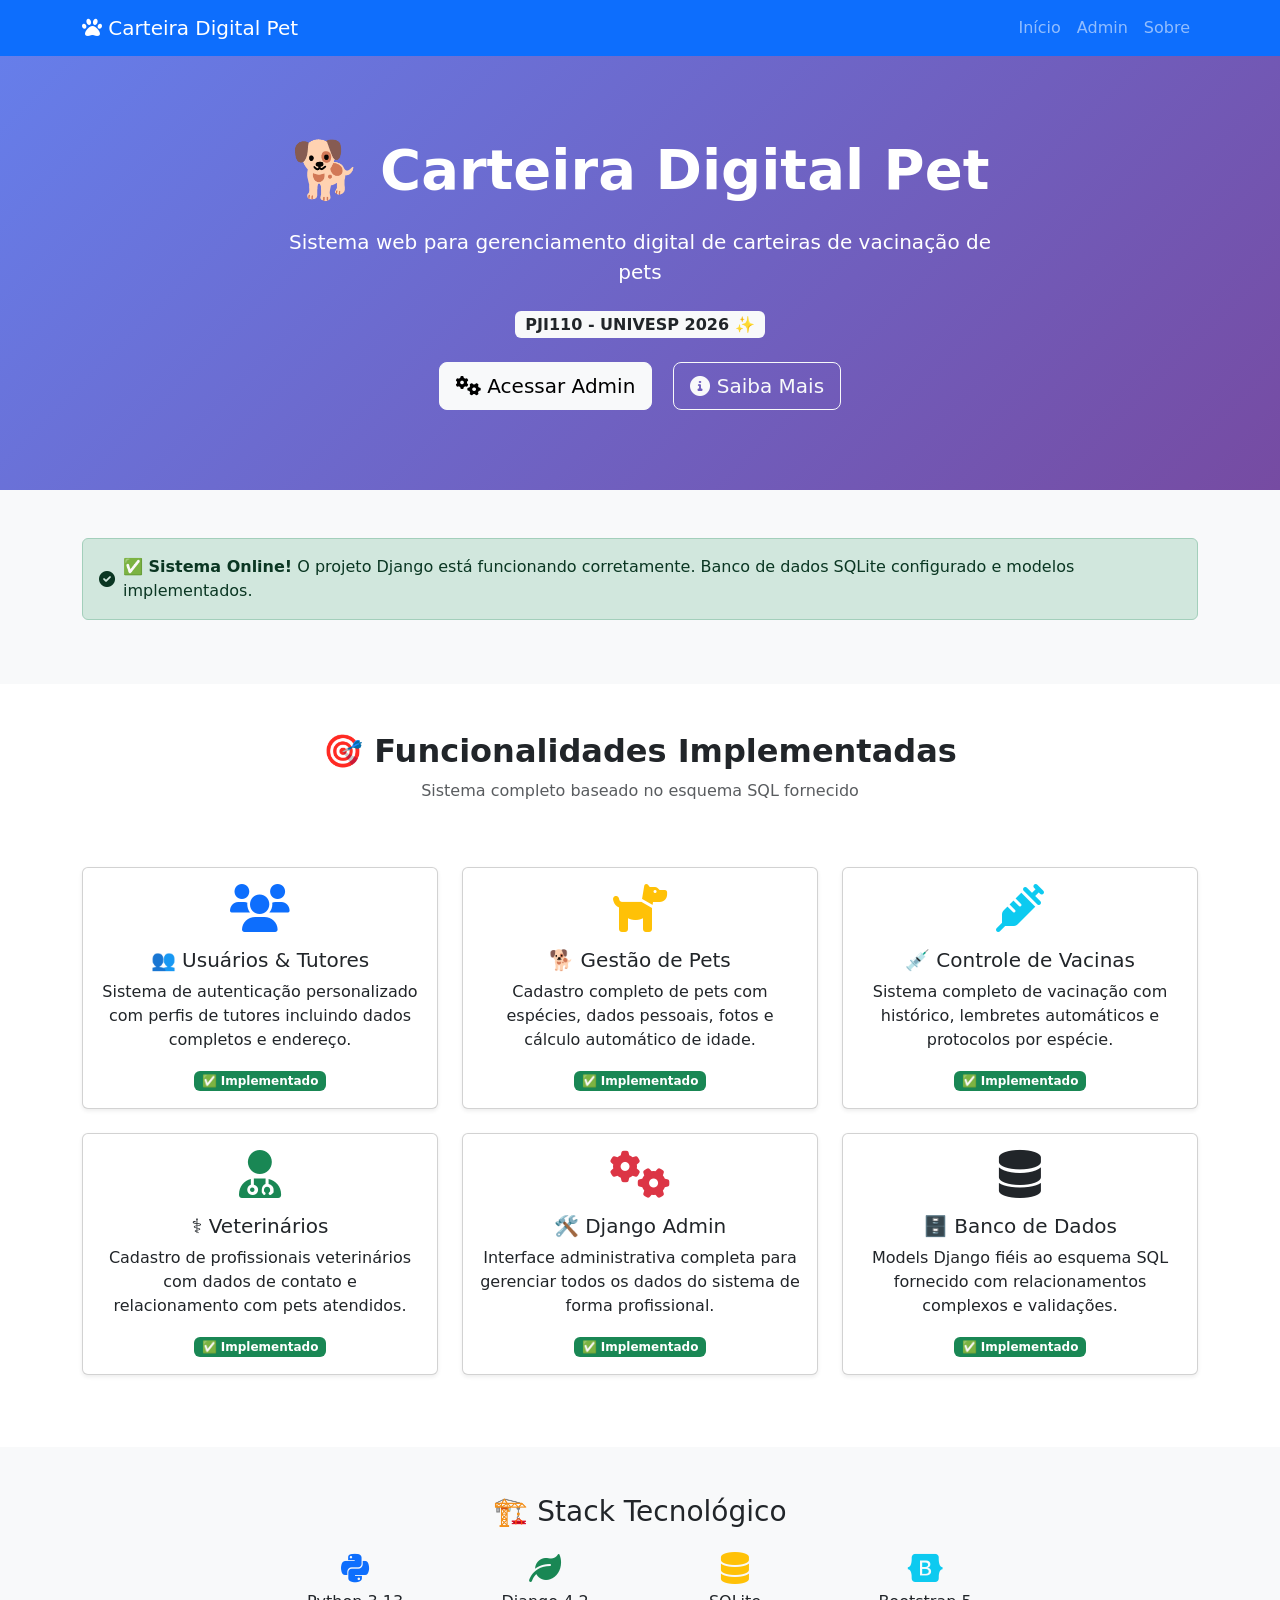
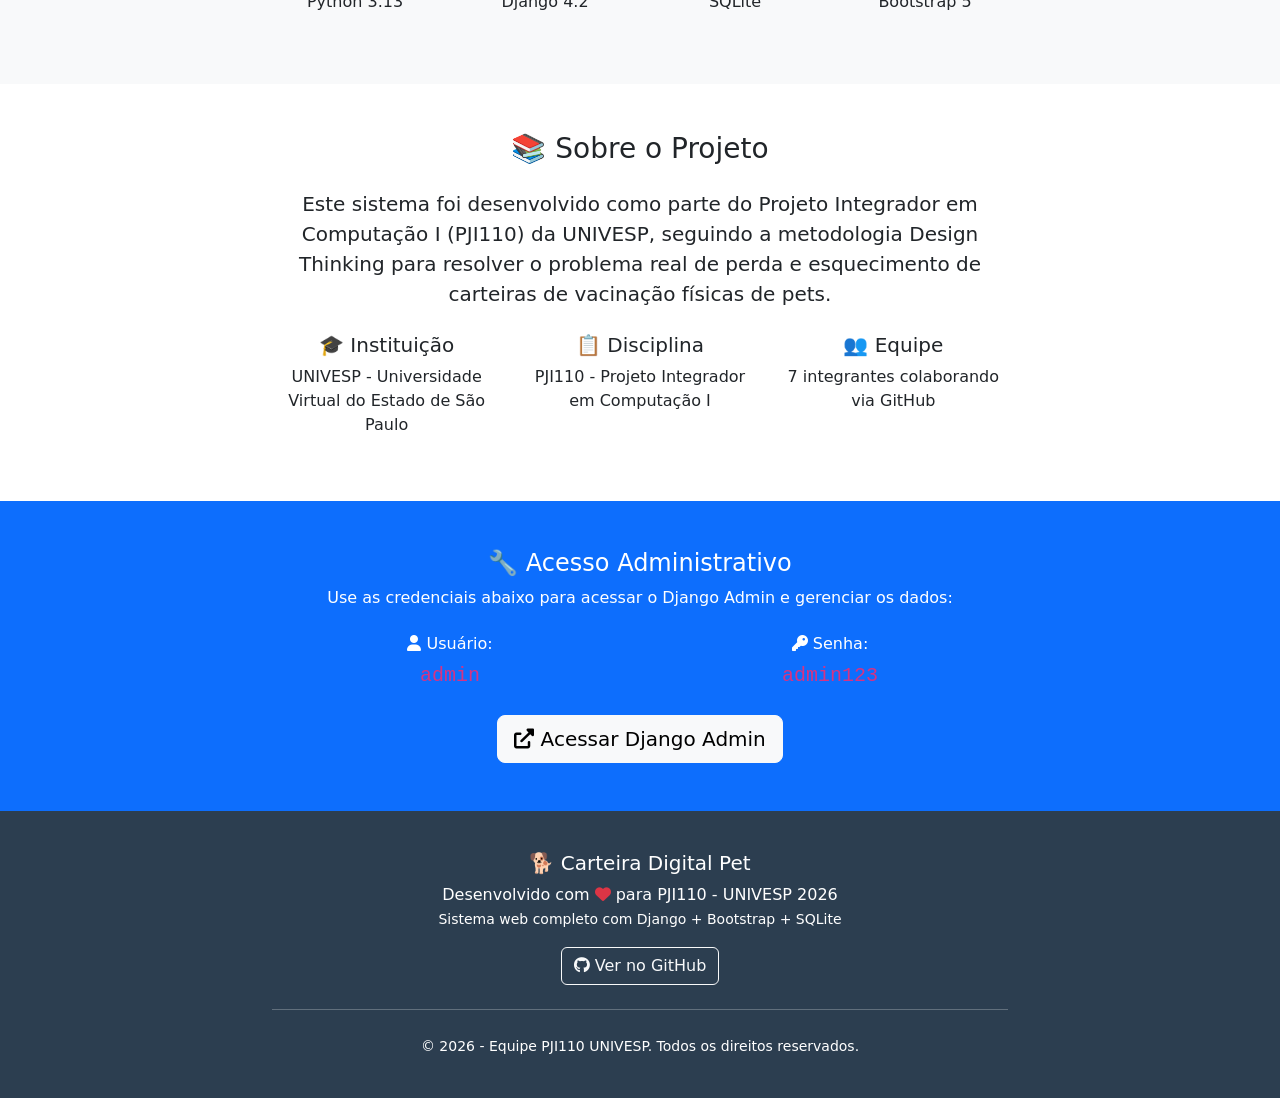
<file: django_app/templates/index.html>
<!DOCTYPE html>
<html lang="pt-br">
<head>
    <meta charset="UTF-8">
    <meta name="viewport" content="width=device-width, initial-scale=1.0">
    <title>🐕 Carteira Digital Pet - PJI110 UNIVESP 2026</title>
    
    <!-- Bootstrap 5.3 CSS -->
    <link href="https://cdn.jsdelivr.net/npm/bootstrap@5.3.0/dist/css/bootstrap.min.css" rel="stylesheet">
    
    <!-- Font Awesome -->
    <link rel="stylesheet" href="https://cdnjs.cloudflare.com/ajax/libs/font-awesome/6.0.0/css/all.min.css">
    
    <!-- Custom CSS -->
    <style>
        .hero-section {
            background: linear-gradient(135deg, #667eea 0%, #764ba2 100%);
            color: white;
            padding: 80px 0;
        }
        .feature-card {
            transition: transform 0.3s ease;
        }
        .feature-card:hover {
            transform: translateY(-10px);
        }
        .pet-icon {
            font-size: 3rem;
            margin-bottom: 1rem;
        }
        .footer-custom {
            background-color: #2c3e50;
            color: white;
            padding: 40px 0;
        }
    </style>
</head>
<body>
    <!-- Navigation -->
    <nav class="navbar navbar-expand-lg navbar-dark bg-primary">
        <div class="container">
            <a class="navbar-brand" href="/">
                <i class="fas fa-paw"></i> Carteira Digital Pet
            </a>
            <button class="navbar-toggler" type="button" data-bs-toggle="collapse" data-bs-target="#navbarNav">
                <span class="navbar-toggler-icon"></span>
            </button>
            <div class="collapse navbar-collapse" id="navbarNav">
                <ul class="navbar-nav ms-auto">
                    <li class="nav-item">
                        <a class="nav-link" href="/">Início</a>
                    </li>
                    <li class="nav-item">
                        <a class="nav-link" href="/admin/">Admin</a>
                    </li>
                    <li class="nav-item">
                        <a class="nav-link" href="#sobre">Sobre</a>
                    </li>
                </ul>
            </div>
        </div>
    </nav>

    <!-- Hero Section -->
    <section class="hero-section">
        <div class="container text-center">
            <div class="row">
                <div class="col-lg-8 mx-auto">
                    <h1 class="display-4 fw-bold mb-4">
                        🐕 Carteira Digital Pet
                    </h1>
                    <p class="lead mb-4">
                        Sistema web para gerenciamento digital de carteiras de vacinação de pets
                    </p>
                    <div class="badge bg-light text-dark fs-6 mb-4">
                        PJI110 - UNIVESP 2026 ✨
                    </div>
                    <div>
                        <a href="/admin/" class="btn btn-light btn-lg me-3">
                            <i class="fas fa-cogs"></i> Acessar Admin
                        </a>
                        <a href="#funcionalidades" class="btn btn-outline-light btn-lg">
                            <i class="fas fa-info-circle"></i> Saiba Mais
                        </a>
                    </div>
                </div>
            </div>
        </div>
    </section>

    <!-- Status do Sistema -->
    <section class="py-5 bg-light">
        <div class="container">
            <div class="row">
                <div class="col-md-12">
                    <div class="alert alert-success d-flex align-items-center" role="alert">
                        <i class="fas fa-check-circle me-2"></i>
                        <div>
                            <strong>✅ Sistema Online!</strong> 
                            O projeto Django está funcionando corretamente. Banco de dados SQLite configurado e modelos implementados.
                        </div>
                    </div>
                </div>
            </div>
        </div>
    </section>

    <!-- Funcionalidades -->
    <section id="funcionalidades" class="py-5">
        <div class="container">
            <div class="row">
                <div class="col-lg-12 text-center mb-5">
                    <h2 class="fw-bold">🎯 Funcionalidades Implementadas</h2>
                    <p class="text-muted">Sistema completo baseado no esquema SQL fornecido</p>
                </div>
            </div>
            <div class="row">
                <!-- Usuários e Tutores -->
                <div class="col-md-4 mb-4">
                    <div class="card h-100 feature-card shadow-sm">
                        <div class="card-body text-center">
                            <i class="fas fa-users pet-icon text-primary"></i>
                            <h5 class="card-title">👥 Usuários & Tutores</h5>
                            <p class="card-text">
                                Sistema de autenticação personalizado com perfis de tutores incluindo dados completos e endereço.
                            </p>
                            <div class="mt-auto">
                                <span class="badge bg-success">✅ Implementado</span>
                            </div>
                        </div>
                    </div>
                </div>

                <!-- Pets -->
                <div class="col-md-4 mb-4">
                    <div class="card h-100 feature-card shadow-sm">
                        <div class="card-body text-center">
                            <i class="fas fa-dog pet-icon text-warning"></i>
                            <h5 class="card-title">🐕 Gestão de Pets</h5>
                            <p class="card-text">
                                Cadastro completo de pets com espécies, dados pessoais, fotos e cálculo automático de idade.
                            </p>
                            <div class="mt-auto">
                                <span class="badge bg-success">✅ Implementado</span>
                            </div>
                        </div>
                    </div>
                </div>

                <!-- Vacinas -->
                <div class="col-md-4 mb-4">
                    <div class="card h-100 feature-card shadow-sm">
                        <div class="card-body text-center">
                            <i class="fas fa-syringe pet-icon text-info"></i>
                            <h5 class="card-title">💉 Controle de Vacinas</h5>
                            <p class="card-text">
                                Sistema completo de vacinação com histórico, lembretes automáticos e protocolos por espécie.
                            </p>
                            <div class="mt-auto">
                                <span class="badge bg-success">✅ Implementado</span>
                            </div>
                        </div>
                    </div>
                </div>

                <!-- Veterinários -->
                <div class="col-md-4 mb-4">
                    <div class="card h-100 feature-card shadow-sm">
                        <div class="card-body text-center">
                            <i class="fas fa-user-md pet-icon text-success"></i>
                            <h5 class="card-title">⚕️ Veterinários</h5>
                            <p class="card-text">
                                Cadastro de profissionais veterinários com dados de contato e relacionamento com pets atendidos.
                            </p>
                            <div class="mt-auto">
                                <span class="badge bg-success">✅ Implementado</span>
                            </div>
                        </div>
                    </div>
                </div>

                <!-- Django Admin -->
                <div class="col-md-4 mb-4">
                    <div class="card h-100 feature-card shadow-sm">
                        <div class="card-body text-center">
                            <i class="fas fa-cogs pet-icon text-danger"></i>
                            <h5 class="card-title">🛠️ Django Admin</h5>
                            <p class="card-text">
                                Interface administrativa completa para gerenciar todos os dados do sistema de forma profissional.
                            </p>
                            <div class="mt-auto">
                                <span class="badge bg-success">✅ Implementado</span>
                            </div>
                        </div>
                    </div>
                </div>

                <!-- Banco de Dados -->
                <div class="col-md-4 mb-4">
                    <div class="card h-100 feature-card shadow-sm">
                        <div class="card-body text-center">
                            <i class="fas fa-database pet-icon text-dark"></i>
                            <h5 class="card-title">🗄️ Banco de Dados</h5>
                            <p class="card-text">
                                Models Django fiéis ao esquema SQL fornecido com relacionamentos complexos e validações.
                            </p>
                            <div class="mt-auto">
                                <span class="badge bg-success">✅ Implementado</span>
                            </div>
                        </div>
                    </div>
                </div>
            </div>
        </div>
    </section>

    <!-- Especificações Técnicas -->
    <section class="py-5 bg-light">
        <div class="container">
            <div class="row">
                <div class="col-lg-8 mx-auto">
                    <h3 class="text-center mb-4">🏗️ Stack Tecnológico</h3>
                    <div class="row text-center">
                        <div class="col-md-3 mb-3">
                            <i class="fab fa-python fa-2x text-primary mb-2"></i>
                            <h6>Python 3.13</h6>
                        </div>
                        <div class="col-md-3 mb-3">
                            <i class="fas fa-leaf fa-2x text-success mb-2"></i>
                            <h6>Django 4.2</h6>
                        </div>
                        <div class="col-md-3 mb-3">
                            <i class="fas fa-database fa-2x text-warning mb-2"></i>
                            <h6>SQLite</h6>
                        </div>
                        <div class="col-md-3 mb-3">
                            <i class="fab fa-bootstrap fa-2x text-info mb-2"></i>
                            <h6>Bootstrap 5</h6>
                        </div>
                    </div>
                </div>
            </div>
        </div>
    </section>

    <!-- Sobre o Projeto -->
    <section id="sobre" class="py-5">
        <div class="container">
            <div class="row">
                <div class="col-lg-8 mx-auto text-center">
                    <h3 class="mb-4">📚 Sobre o Projeto</h3>
                    <p class="lead">
                        Este sistema foi desenvolvido como parte do <strong>Projeto Integrador em Computação I (PJI110)</strong> 
                        da <strong>UNIVESP</strong>, seguindo a metodologia <strong>Design Thinking</strong> para resolver o 
                        problema real de perda e esquecimento de carteiras de vacinação físicas de pets.
                    </p>
                    <div class="row mt-4">
                        <div class="col-md-4">
                            <h5>🎓 Instituição</h5>
                            <p>UNIVESP - Universidade Virtual do Estado de São Paulo</p>
                        </div>
                        <div class="col-md-4">
                            <h5>📋 Disciplina</h5>
                            <p>PJI110 - Projeto Integrador em Computação I</p>
                        </div>
                        <div class="col-md-4">
                            <h5>👥 Equipe</h5>
                            <p>7 integrantes colaborando via GitHub</p>
                        </div>
                    </div>
                </div>
            </div>
        </div>
    </section>

    <!-- Login para Admin -->
    <section class="py-5 bg-primary text-white">
        <div class="container">
            <div class="row">
                <div class="col-lg-8 mx-auto text-center">
                    <h4>🔧 Acesso Administrativo</h4>
                    <p class="mb-4">Use as credenciais abaixo para acessar o Django Admin e gerenciar os dados:</p>
                    <div class="row">
                        <div class="col-md-6">
                            <h6><i class="fas fa-user"></i> Usuário:</h6>
                            <code class="fs-5">admin</code>
                        </div>
                        <div class="col-md-6">
                            <h6><i class="fas fa-key"></i> Senha:</h6>
                            <code class="fs-5">admin123</code>
                        </div>
                    </div>
                    <div class="mt-4">
                        <a href="/admin/" class="btn btn-light btn-lg">
                            <i class="fas fa-external-link-alt"></i> Acessar Django Admin
                        </a>
                    </div>
                </div>
            </div>
        </div>
    </section>

    <!-- Footer -->
    <footer class="footer-custom">
        <div class="container">
            <div class="row">
                <div class="col-lg-8 mx-auto text-center">
                    <h5>🐕 Carteira Digital Pet</h5>
                    <p>
                        Desenvolvido com <i class="fas fa-heart text-danger"></i> para PJI110 - UNIVESP 2026<br>
                        <small>Sistema web completo com Django + Bootstrap + SQLite</small>
                    </p>
                    <div class="mt-3">
                        <a href="https://github.com/Acting24/carteira-pet-digital" class="btn btn-outline-light" target="_blank">
                            <i class="fab fa-github"></i> Ver no GitHub
                        </a>
                    </div>
                    <hr class="my-4">
                    <p class="mb-0">
                        <small>&copy; 2026 - Equipe PJI110 UNIVESP. Todos os direitos reservados.</small>
                    </p>
                </div>
            </div>
        </div>
    </footer>

    <!-- Bootstrap JS -->
    <script src="https://cdn.jsdelivr.net/npm/bootstrap@5.3.0/dist/js/bootstrap.bundle.min.js"></script>
    
    <!-- Custom JavaScript -->
    <script>
        // Smooth scroll para links âncora
        document.querySelectorAll('a[href^="#"]').forEach(anchor => {
            anchor.addEventListener('click', function (e) {
                e.preventDefault();
                document.querySelector(this.getAttribute('href')).scrollIntoView({
                    behavior: 'smooth'
                });
            });
        });

        // Animação dos cards
        const cards = document.querySelectorAll('.feature-card');
        const observer = new IntersectionObserver((entries) => {
            entries.forEach(entry => {
                if (entry.isIntersecting) {
                    entry.target.style.opacity = '1';
                    entry.target.style.transform = 'translateY(0)';
                }
            });
        });

        cards.forEach(card => {
            card.style.opacity = '0';
            card.style.transform = 'translateY(20px)';
            card.style.transition = 'opacity 0.6s ease, transform 0.6s ease';
            observer.observe(card);
        });
    </script>
</body>
</html>
</file>
